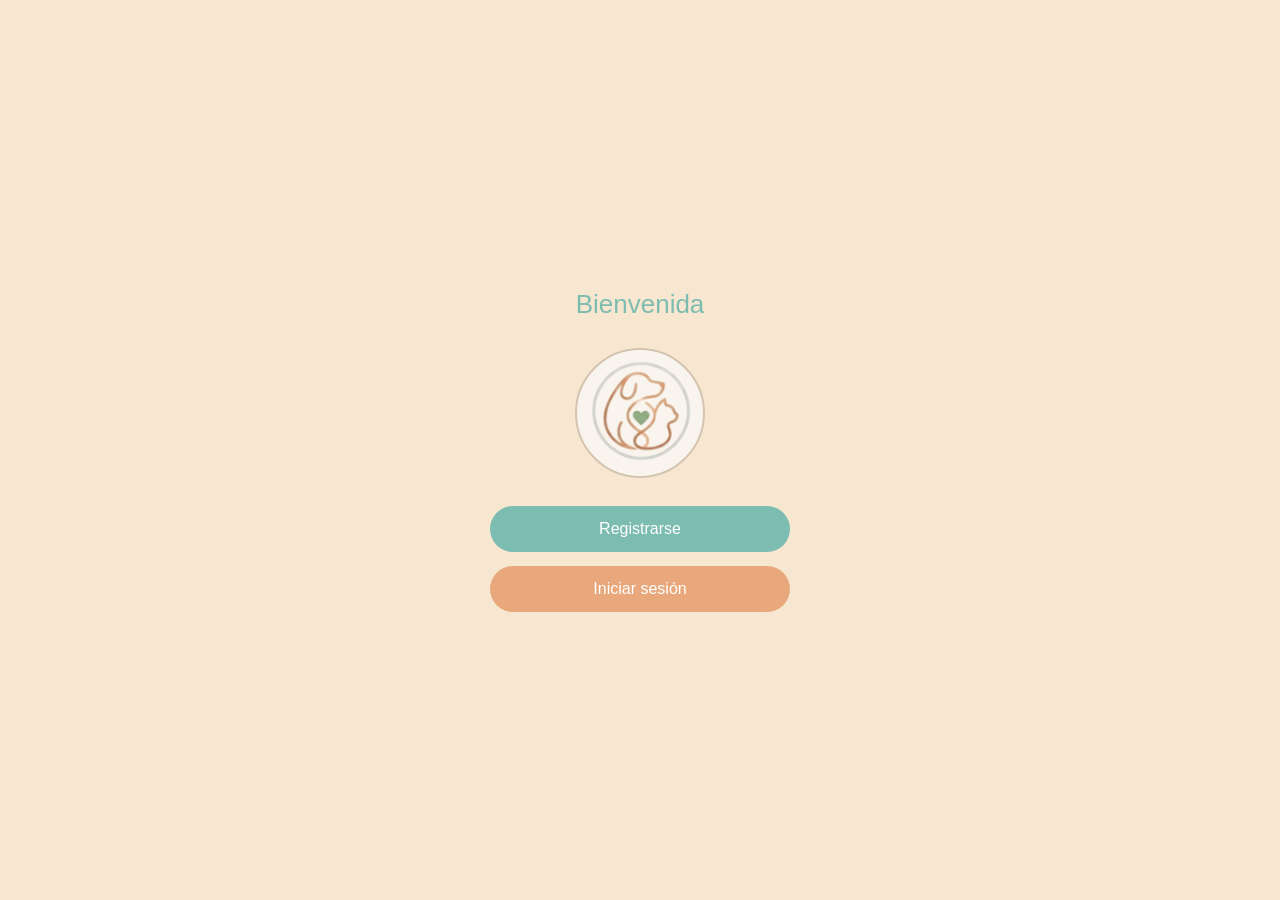
<file: index.html>
<!DOCTYPE html>
<html lang="en">
<head>
    <meta charset="UTF-8">
    <meta name="viewport" content="width=device-width, initial-scale=1.0">
    <title>Bienvenida</title>
    <link rel="stylesheet" href="estilos/estilo1.css" />
</head>
<body>
   
    
    <div class="contenedor">
      <h1 class="titulo">Bienvenida</h1>

      <div class="imagen-placeholder">
       <span><img src="imagenes/logo.png" width= "120" height="120" alt="Logo"></span>
      </div>

      <div class="botones">
       <a href="registrarse.html"><button class="btn-registrar">Registrarse</button></a>
        <a href="inicios.html"><button class="btn-sesion">Iniciar sesión</button></a>
      </div>
    </div>

  </div>
    
</body>
</html>
</file>
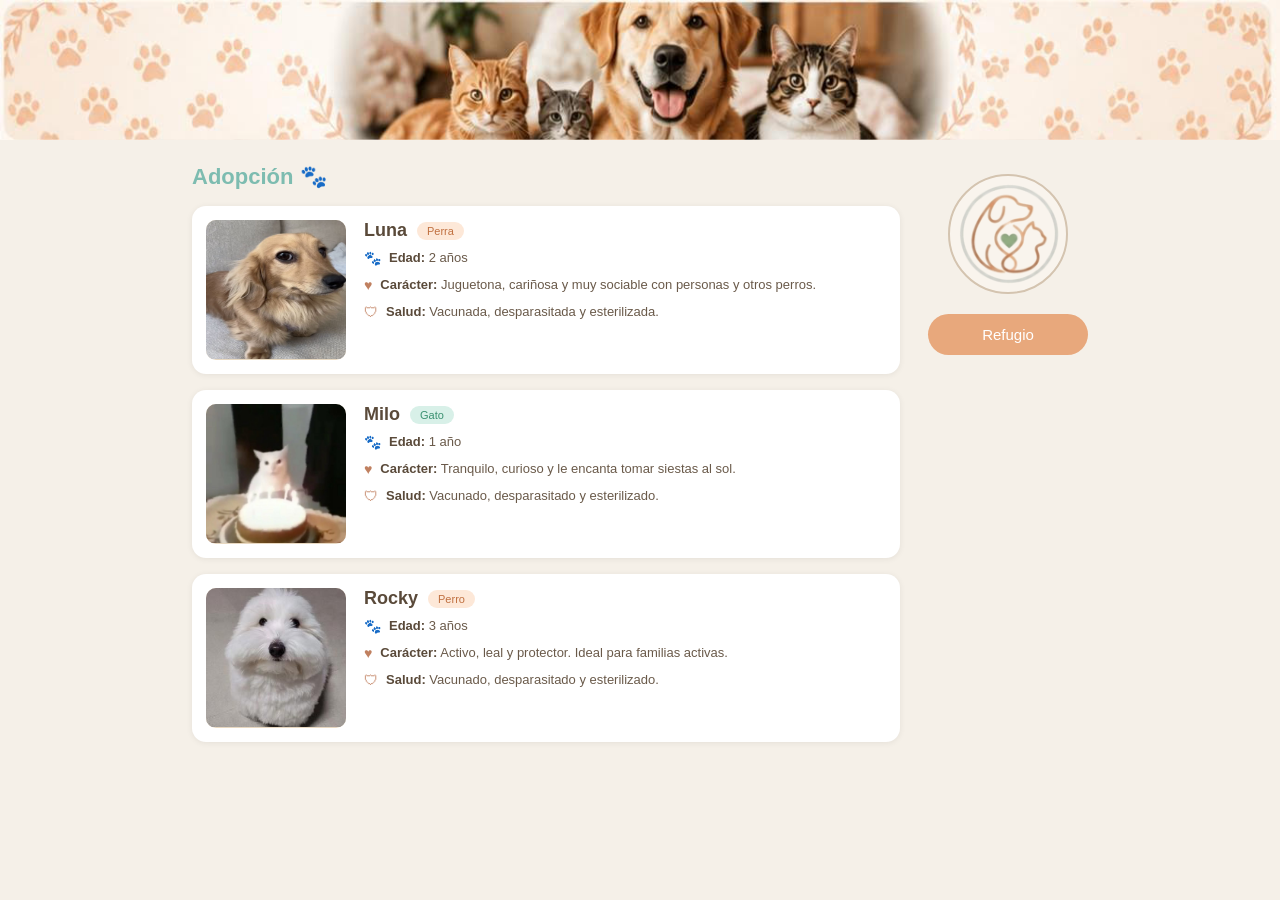
<file: adopcion.html>
<!DOCTYPE html>
<html lang="en">
<head>
    <meta charset="UTF-8">
    <meta name="viewport" content="width=device-width, initial-scale=1.0">
    <title>Adopcion</title>
    <link rel="stylesheet" href="estilos/estilo7.css" >
     <style>.nav-botones {
  display: flex;
  flex-direction: column;
  gap: 10px;
  width: 100%;
}

.btn-nav {
  width: 100%;
  padding: 12px 0;
  border: none;
  border-radius: 50px;
  background: #e8a87c;
  color: white;
  font-size: 15px;
  font-weight: 400;
  cursor: pointer;
  transition: opacity 0.2s;
}

.btn-nav:hover {
  opacity: 0.88;
}</style>
</head>
<body>
<img src="imagenes/banner.jpg" class="banner"alt="banner">

<div class="pagina">

    <!-- Columna izquierda: lista de animales -->
    <div class="columna-izquierda">
      <h1 class="titulo">Adopción 🐾</h1>

      <!-- Animal 1 -->
      <div class="tarjeta-animal">
        <div class="animal-foto"><span><img src="imagenes/peroo1.jpg" width="140" height="140"></span></div>
        <div class="animal-info">
          <div class="animal-encabezado">
            <h2 class="animal-nombre">Luna</h2>
            <span class="badge badge-perra">Perra</span>
          </div>
          <div class="animal-detalle">
            <span class="det-icono">🐾</span>
            <p><strong>Edad:</strong> 2 años</p>
          </div>
          <div class="animal-detalle">
            <span class="det-icono">♥</span>
            <p><strong>Carácter:</strong> Juguetona, cariñosa y muy sociable con personas y otros perros.</p>
          </div>
          <div class="animal-detalle">
            <span class="det-icono">🛡</span>
            <p><strong>Salud:</strong> Vacunada, desparasitada y esterilizada.</p>
          </div>
        </div>
      </div>

      <!-- Animal 2 -->
      <div class="tarjeta-animal">
        <div class="animal-foto"><span><img src="imagenes/gatocumple.jpg" width="140" height="140"></span></div>
        <div class="animal-info">
          <div class="animal-encabezado">
            <h2 class="animal-nombre">Milo</h2>
            <span class="badge badge-gato">Gato</span>
          </div>
          <div class="animal-detalle">
            <span class="det-icono">🐾</span>
            <p><strong>Edad:</strong> 1 año</p>
          </div>
          <div class="animal-detalle">
            <span class="det-icono">♥</span>
            <p><strong>Carácter:</strong> Tranquilo, curioso y le encanta tomar siestas al sol.</p>
          </div>
          <div class="animal-detalle">
            <span class="det-icono">🛡</span>
            <p><strong>Salud:</strong> Vacunado, desparasitado y esterilizado.</p>
          </div>
        </div>
      </div>

      <!-- Animal 3 -->
      <div class="tarjeta-animal">
        <div class="animal-foto"><span><img src="imagenes/perrohuevo.jpg" width="140" height="140"></span></div>
        <div class="animal-info">
          <div class="animal-encabezado">
            <h2 class="animal-nombre">Rocky</h2>
            <span class="badge badge-perro">Perro</span>
          </div>
          <div class="animal-detalle">
            <span class="det-icono">🐾</span>
            <p><strong>Edad:</strong> 3 años</p>
          </div>
          <div class="animal-detalle">
            <span class="det-icono">♥</span>
            <p><strong>Carácter:</strong> Activo, leal y protector. Ideal para familias activas.</p>
          </div>
          <div class="animal-detalle">
            <span class="det-icono">🛡</span>
            <p><strong>Salud:</strong> Vacunado, desparasitado y esterilizado.</p>
          </div>
        </div>
      </div>

    </div>

    <!-- Columna derecha -->
    <div class="columna-derecha">
      <div class="logo-circulo"><span><img src="imagenes/logo.png" width= "120" height="120" alt="Logo"></span></div>
      <div class="nav-botones">
        <a href="refugio.html"><button class="btn-nav">Refugio</button></a>
      </div>
    </div>

  </div>
</body>
</html>
</file>
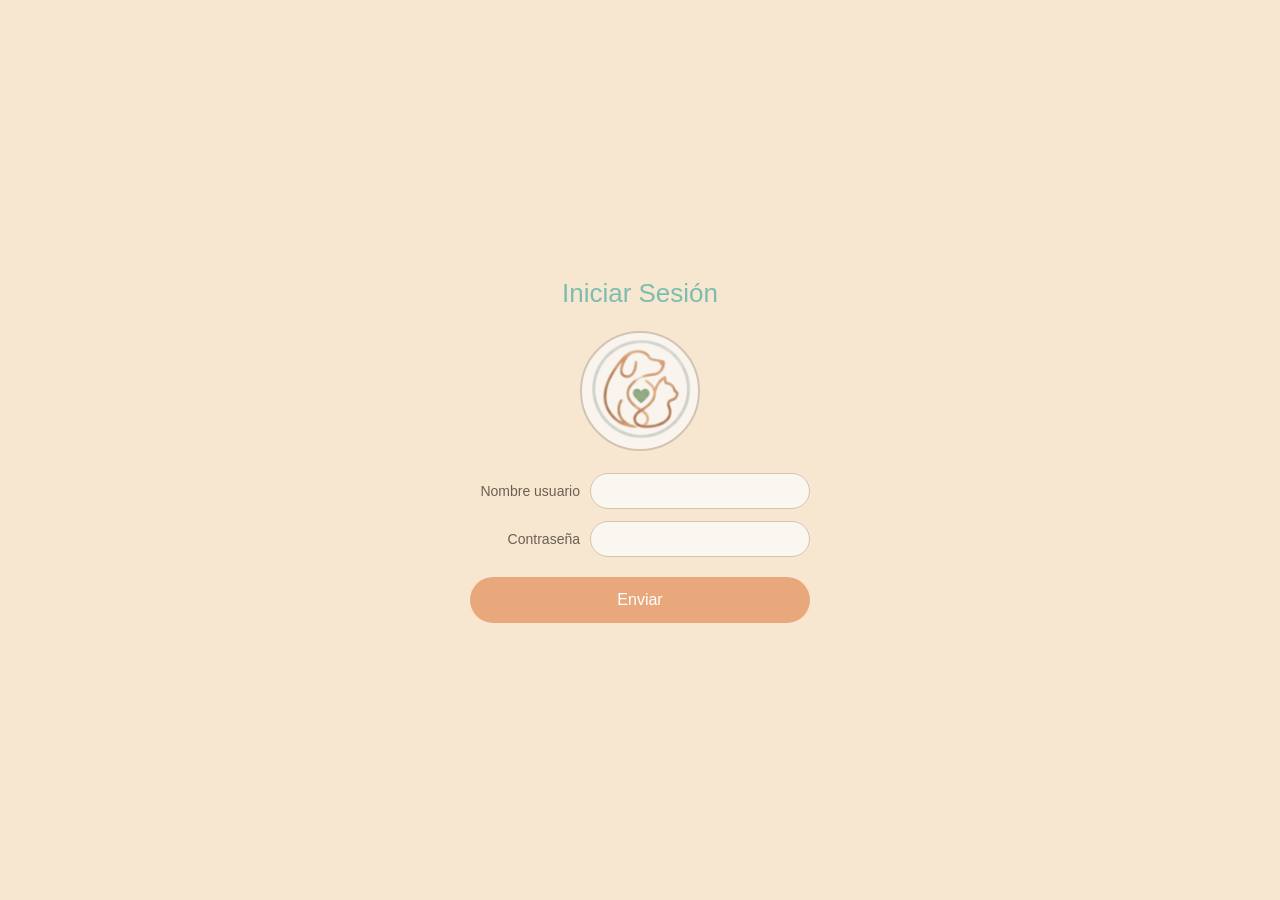
<file: inicios.html>
<!DOCTYPE html>
<html lang="en">
<head>
    <meta charset="UTF-8">
    <meta name="viewport" content="width=device-width, initial-scale=1.0">
    <title>Iniciar Sesión</title>
      <link rel="stylesheet" href="estilos/estilo2.css" />
</head>
<body>
     <div class="contenedor">
      <h1 class="titulo">Iniciar Sesión</h1>

      <div class="imagen-placeholder">
       <span><img src="imagenes/logo.png" width= "120" height="120" alt="Logo"></span>
      </div>

<form class="formulario" action="php/login.php" method="POST" autocomplete="off">

    <div class="campo">
        <label>Nombre usuario</label>
        <input type="text" name="usuario" required>
    </div>

    <div class="campo">
        <label>Contraseña</label>
        <input type="password" name="contrasena" required>
    </div>

    <button type="submit" class="btn-enviar">Enviar</button>

</form>
    </div> 

  </div>
  </body>
</html>
</file>
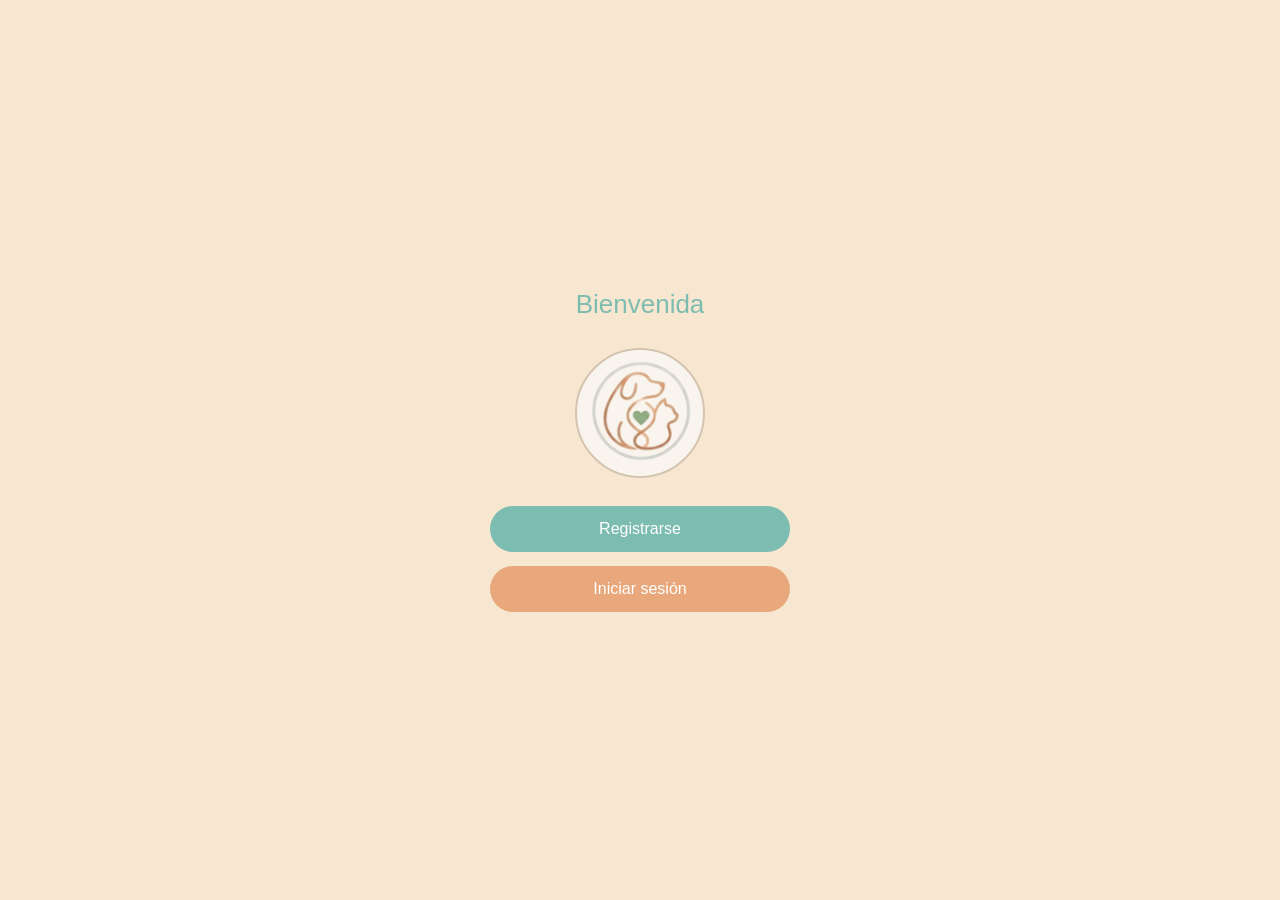
<file: principal.html>
<!DOCTYPE html>
<html lang="en">
<head>
    <meta charset="UTF-8">
    <meta name="viewport" content="width=device-width, initial-scale=1.0">
    <title>Bienvenida</title>
    <link rel="stylesheet" href="estilos/estilo1.css" />
</head>
<body>
   
    
    <div class="contenedor">
      <h1 class="titulo">Bienvenida</h1>

      <div class="imagen-placeholder">
       <span><img src="imagenes/logo.png" width= "120" height="120" alt="Logo"></span>
      </div>

      <div class="botones">
       <a href="registrarse.html"><button class="btn-registrar">Registrarse</button></a>
        <a href="inicios.html"><button class="btn-sesion">Iniciar sesión</button></a>
      </div>
    </div>

  </div>
    
</body>
</html>
</file>
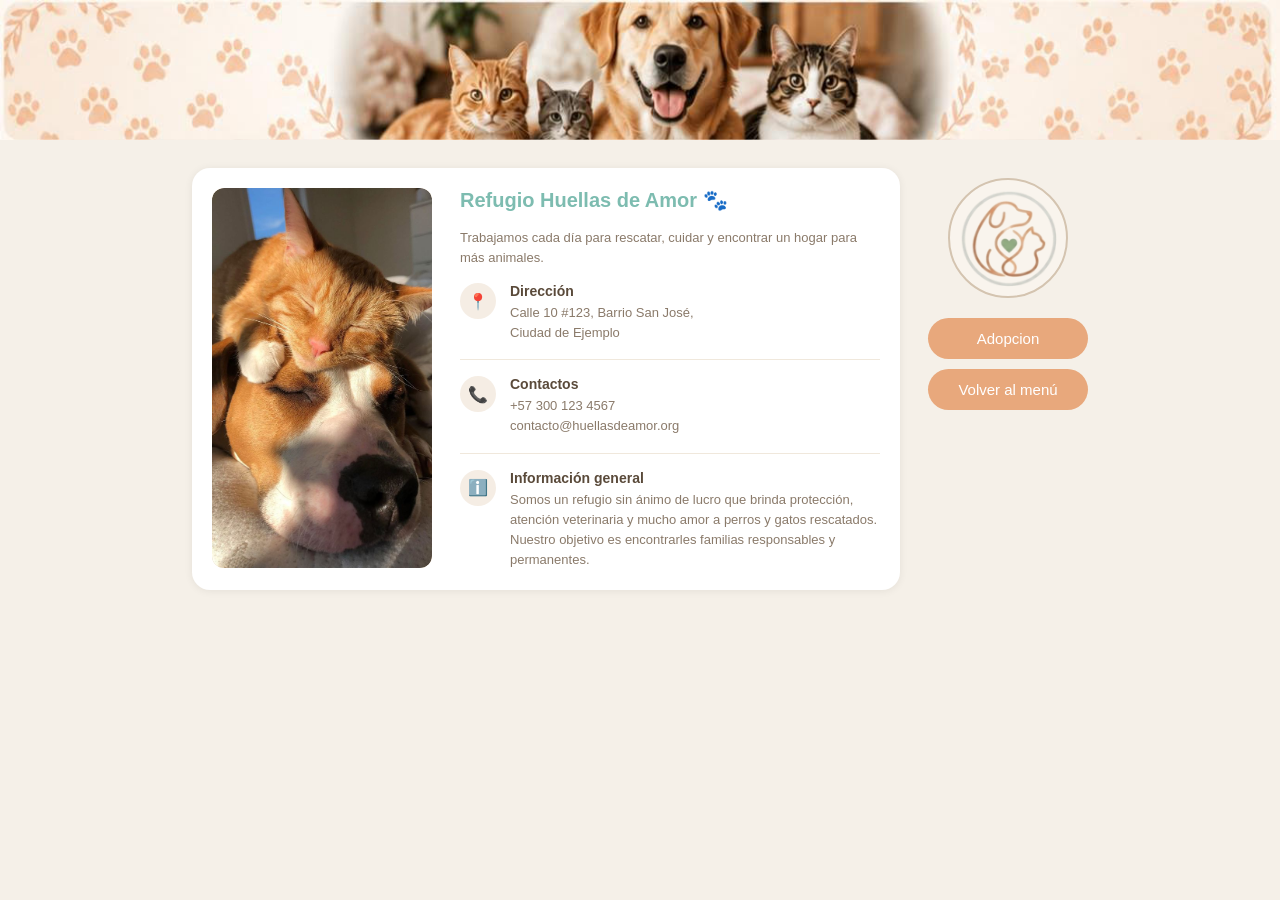
<file: refugio.html>
<!DOCTYPE html>
<html lang="en">
<head>
    <meta charset="UTF-8">
    <meta name="viewport" content="width=device-width, initial-scale=1.0">
    <title>Refugio</title>
     <link rel="stylesheet" href="estilos/estilo6.css" >
      <style>.nav-botones {
  display: flex;
  flex-direction: column;
  gap: 10px;
  width: 100%;
}

.btn-nav {
  width: 100%;
  padding: 12px 0;
  border: none;
  border-radius: 50px;
  background: #e8a87c;
  color: white;
  font-size: 15px;
  font-weight: 400;
  cursor: pointer;
  transition: opacity 0.2s;
}

.btn-nav:hover {
  opacity: 0.88;
}</style>
        
</head>
<body>
    <img src="imagenes/banner.jpg" class="banner"alt="banner">
      <div class="pagina">
    <div class="tarjeta">
      <div class="foto-refugio">
        <span><img src="imagenes/refimg.jpg" class="foto-refugio" alt="refugio" /></span>
      </div>

      <div class="info">
        <h1 class="titulo">Refugio Huellas de Amor 🐾</h1>
        <p class="descripcion">Trabajamos cada día para rescatar, cuidar y encontrar un hogar para más animales.</p>

        <!-- Dirección -->
        <div class="item">
          <div class="item-icono">📍</div>
          <div>
            <p class="item-titulo">Dirección</p>
            <p class="item-texto">Calle 10 #123, Barrio San José,<br />Ciudad de Ejemplo</p>
          </div>
        </div>

        <hr class="divisor" />

        <!-- Contactos -->
        <div class="item">
          <div class="item-icono">📞</div>
          <div>
            <p class="item-titulo">Contactos</p>
            <p class="item-texto">+57 300 123 4567<br />contacto@huellasdeamor.org</p>
          </div>
        </div>

        <hr class="divisor" />

        <!-- Información general -->
        <div class="item">
          <div class="item-icono">ℹ️</div>
          <div>
            <p class="item-titulo">Información general</p>
            <p class="item-texto">Somos un refugio sin ánimo de lucro que brinda protección, atención veterinaria y mucho amor a perros y gatos rescatados. Nuestro objetivo es encontrarles familias responsables y permanentes.</p>
          </div>
        </div>

      </div>
    </div>

<div class="columna-derecha">

    <div class="logo-circulo">
        <img src="imagenes/logo.png" width="120" height="120">
    </div>
       <div class="nav-botones">
        <a href="adopcion.html"><button class="btn-nav">Adopcion</button></a>
        <a href="menu.php"><button class="btn-nav">Volver al menú</button></a>
    </div>
     </div>
    
 
</body>
</html>
</file>
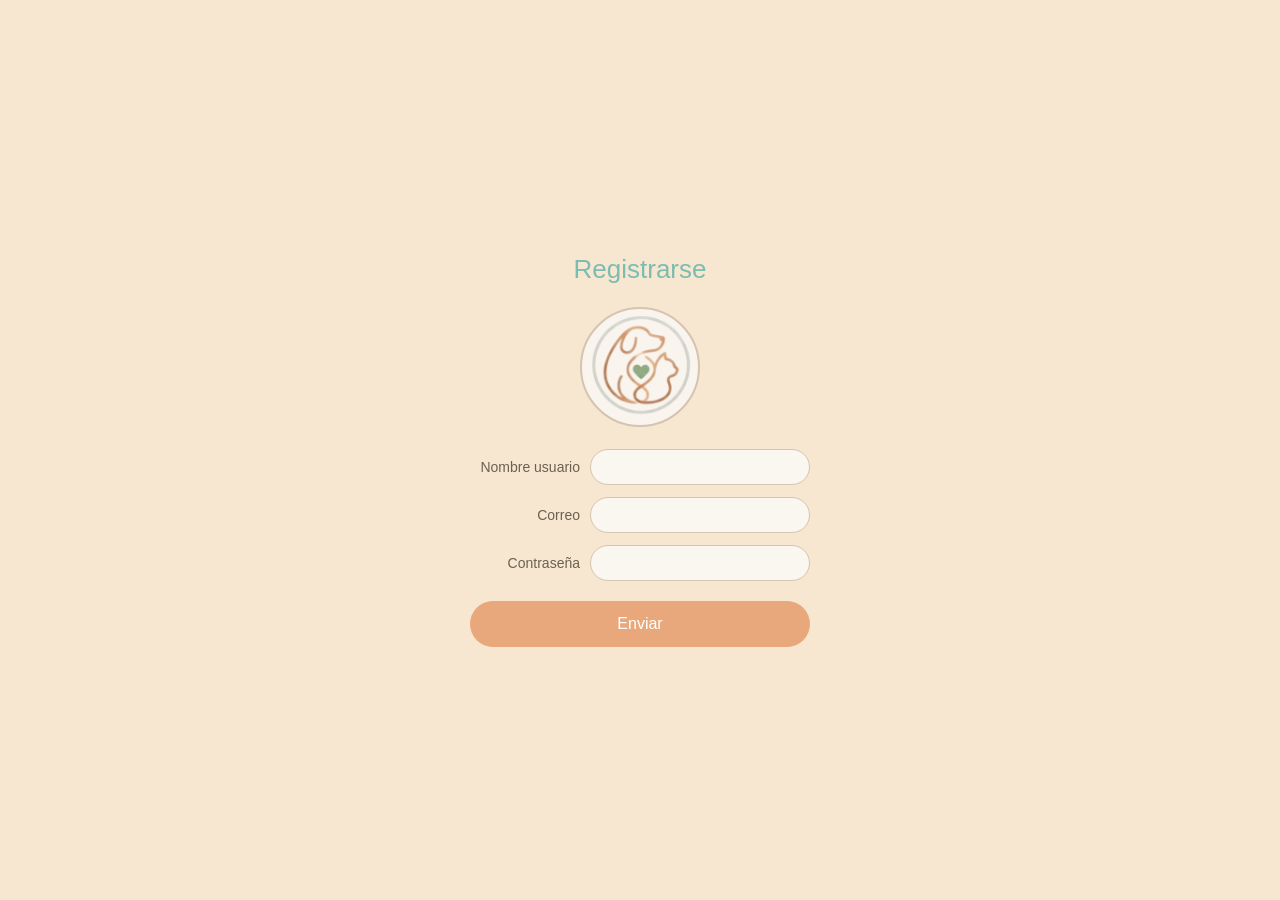
<file: registrarse.html>
<!DOCTYPE html>
<html lang="en">
<head>
    <meta charset="UTF-8">
    <meta name="viewport" content="width=device-width, initial-scale=1.0">
    <title>Registrarse</title>
      <link rel="stylesheet" href="estilos/estilo2.css" />
</head>
<body>
     <div class="contenedor">
      <h1 class="titulo">Registrarse</h1>

      <div class="imagen-placeholder">
        <span><img src="imagenes/logo.png" width= "120" height="120" alt="Logo"></span>
      </div>
<form class="formulario" action="php/registrar.php" method="POST" autocomplete="off">

    <div class="campo">
        <label>Nombre usuario</label>
        <input type="text" id="usuario" name="usuario" required>
    </div>

    <div class="campo">
        <label>Correo</label>
        <input type="email" id="correo" name="correo" required>
    </div>

    <div class="campo">
        <label>Contraseña</label>
        <input type="password" id="contrasena" name="contrasena" required>
    </div>

    <button type="submit" class="btn-enviar">Enviar</button>

</form>
    </div>

  </div>
    
</body>
</html>
</file>
<file: estilos/estilo1.css>
/* ── Inicio ── */
* {
  margin: 0;
  padding: 0;
  box-sizing: border-box;
}

body {
  font-family: sans-serif;
  min-height: 100vh;
  display: flex;
  align-items: center;
  justify-content: center;
  background: #f7e7d0;
}

/* Fondo con color crema */
.fondo {
  position: relative;
  width: 100%;
  max-width: 620px;
  min-height: 480px;
  background: #f5f0e8;
  border-radius: 20px;
  display: flex;
  align-items: center;
  justify-content: center;
  overflow: hidden;
  padding: 2rem;
}

/* Contenedor central */
.contenedor {
  display: flex;
  flex-direction: column;
  align-items: center;
  gap: 28px;
  position: relative;
  z-index: 1;
  width: 100%;
  max-width: 300px;
}

/* Título */
.titulo {
  font-size: 26px;
  font-weight: 400;
  color: #7dbcb0;
  text-align: center;
}

/* Espacio para imagen */
.imagen-placeholder {
  width: 130px;
  height: 130px;
  border-radius: 50%;
  border: 2px solid #d4c4b0;
  background: #f9f4ed;
  display: flex;
  align-items: center;
  justify-content: center;
  text-align: center;
}

.imagen-placeholder span {
  font-size: 13px;
  color: #b0a090;
  padding: 12px;
  line-height: 1.4;
}

/* Botones */
.botones {
  display: flex;
  flex-direction: column;
  gap: 14px;
  width: 100%;
}

button {
  width: 100%;
  padding: 14px 0;
  border: none;
  border-radius: 50px;
  font-size: 16px;
  font-weight: 400;
  cursor: pointer;
  color: white;
  transition: opacity 0.2s;
}

button:hover {
  opacity: 0.88;
}

.btn-registrar {
  background: #7dbcb0;
}

.btn-sesion {
  background: #e8a87c;
}
</file>
<file: estilos/estilo7.css>
/* ── Adopcion ── */

* {
  margin: 0;
  padding: 0;
  box-sizing: border-box;
}

body {
  font-family: sans-serif;
  background: #f5f0e8;
  min-height: 100vh;
}

/* ── Banner ── */
.banner {
  width: 100%;
  height: 140px;
  background: #e8d8c0;
  display: flex;
  align-items: center;
  justify-content: center;
  overflow: hidden;
}

.pagina {
  display: flex;
  gap: 28px;
  padding: 24px 32px;
  max-width: 960px;
  margin: 0 auto;
  align-items: flex-start;
}

/* ── Columna izquierda ── */
.columna-izquierda {
  flex: 1;
  display: flex;
  flex-direction: column;
  gap: 16px;
}

.titulo {
  font-size: 22px;
  font-weight: 600;
  color: #7dbcb0;
}

/* ── Tarjeta animal ── */
.tarjeta-animal {
  background: white;
  border-radius: 14px;
  box-shadow: 0 1px 6px rgba(0,0,0,0.07);
  display: flex;
  gap: 18px;
  padding: 14px;
  align-items: flex-start;
}

/* Foto del animal */
.animal-foto {
  width: 140px;
  height: 140px;
  flex-shrink: 0;
  border-radius: 10px;
  background: #e8d8c0;
  display: flex;
  align-items: center;
  justify-content: center;
  font-size: 12px;
  color: #a08060;
  overflow: hidden;
}

/* Para imagen real reemplaza el div por:
<img src="foto.jpg" class="animal-foto" alt="animal" />
y agrega al CSS: img.animal-foto { object-fit: cover; } */

/* Info del animal */
.animal-info {
  flex: 1;
  display: flex;
  flex-direction: column;
  gap: 8px;
}

.animal-encabezado {
  display: flex;
  align-items: center;
  gap: 10px;
  flex-wrap: wrap;
}

.animal-nombre {
  font-size: 18px;
  font-weight: 700;
  color: #5a4a3a;
}

/* Badges */
.badge {
  font-size: 11px;
  font-weight: 500;
  padding: 3px 10px;
  border-radius: 50px;
}

.badge-perra,
.badge-perro {
  background: #fde8d8;
  color: #c07040;
}

.badge-gato {
  background: #d8f0e8;
  color: #3a9070;
}

/* Fila de detalle */
.animal-detalle {
  display: flex;
  align-items: flex-start;
  gap: 8px;
}

.det-icono {
  font-size: 14px;
  margin-top: 1px;
  flex-shrink: 0;
  color: #c08060;
}

.animal-detalle p {
  font-size: 13px;
  color: #6a5a4a;
  line-height: 1.45;
}

.animal-detalle p strong {
  color: #5a4a3a;
}

/* ── Columna derecha ── */
.columna-derecha {
  width: 160px;
  flex-shrink: 0;
  display: flex;
  flex-direction: column;
  align-items: center;
  gap: 20px;
  position: relative;
  padding-top: 10px;
}

.logo-circulo {
  width: 120px;
  height: 120px;
  border-radius: 50%;
  border: 2px solid #d4c4b0;
  background: #f9f4ed;
  display: flex;
  align-items: center;
  justify-content: center;
  font-size: 12px;
  color: #b0a090;
}

.nav-botones {
  display: flex;
  flex-direction: column;
  gap: 10px;
  width: 100%;
}

.btn-nav {
  width: 100%;
  padding: 12px 0;
  border: none;
  border-radius: 50px;
  background: #e8a87c;
  color: white;
  font-size: 15px;
  font-weight: 400;
  cursor: pointer;
  transition: opacity 0.2s;
}

.btn-nav:hover {
  opacity: 0.88;
}
</file>
<file: estilos/estilo2.css>
/* ── Registrarse e Inicio Sesion ── */
* {
  margin: 0;
  padding: 0;
  box-sizing: border-box;
}

body {
  font-family: sans-serif;
  min-height: 100vh;
  display: flex;
  align-items: center;
  justify-content: center;
  background: #f7e7d0;
}

/* Fondo crema */
.fondo {
  position: relative;
  width: 100%;
  max-width: 620px;
  min-height: 520px;
  background: #f5f0e8;
  border-radius: 20px;
  display: flex;
  align-items: center;
  justify-content: center;
  overflow: hidden;
  padding: 2rem;
}

/* Contenedor central */
.contenedor {
  display: flex;
  flex-direction: column;
  align-items: center;
  gap: 22px;
  position: relative;
  z-index: 1;
  width: 100%;
  max-width: 340px;
}

/* Título */
.titulo {
  font-size: 26px;
  font-weight: 400;
  color: #7dbcb0;
  text-align: center;
}

/* Espacio para imagen */
.imagen-placeholder {
  width: 120px;
  height: 120px;
  border-radius: 50%;
  border: 2px solid #d4c4b0;
  background: #f9f4ed;
  display: flex;
  align-items: center;
  justify-content: center;
  text-align: center;
}

.imagen-placeholder span {
  font-size: 12px;
  color: #b0a090;
  padding: 10px;
  line-height: 1.4;
}

/* Formulario */
.formulario {
  display: flex;
  flex-direction: column;
  gap: 12px;
  width: 100%;
}

/* Fila de campo: label + input en la misma línea */
.campo {
  display: flex;
  align-items: center;
  gap: 10px;
}

.campo label {
  font-size: 14px;
  color: #6b6052;
  min-width: 110px;
  text-align: right;
}

.campo input {
  flex: 1;
  height: 36px;
  border: 1.5px solid #d4c4b0;
  border-radius: 50px;
  background: #faf6f0;
  padding: 0 14px;
  font-size: 14px;
  color: #6b6052;
  outline: none;
  transition: border-color 0.2s;
}

.campo input:focus {
  border-color: #7dbcb0;
}

/* Botón enviar */
.btn-enviar {
  margin-top: 8px;
  width: 100%;
  padding: 14px 0;
  border: none;
  border-radius: 50px;
  font-size: 16px;
  font-weight: 400;
  cursor: pointer;
  color: white;
  background: #e8a87c;
  transition: opacity 0.2s;
}

.btn-enviar:hover {
  opacity: 0.88;
}
</file>
<file: estilos/estilo6.css>
/* ── Refugio ── */
* {
  margin: 0;
  padding: 0;
  box-sizing: border-box;
}

body {
  font-family: sans-serif;
  background: #f5f0e8;
  min-height: 100vh;
}

/* ── Banner ── */
.banner {
  width: 100%;
  height: 140px;
  background: #e8d8c0;
  display: flex;
  align-items: center;
  justify-content: center;
  overflow: hidden;
}

.pagina {
  display: flex;
  gap: 28px;
  padding: 28px 32px;
  max-width: 960px;
  margin: 0 auto;
  align-items: flex-start;
}

/* ── Tarjeta central ── */
.tarjeta {
  flex: 1;
  background: white;
  border-radius: 18px;
  box-shadow: 0 1px 8px rgba(0,0,0,0.07);
  display: flex;
  gap: 28px;
  padding: 20px;
  align-items: flex-start;
}

/* Foto izquierda */
.foto-refugio {
  width: 220px;
  min-height: 380px;
  flex-shrink: 0;
  border-radius: 12px;
  background: #e8d8c0;
  display: flex;
  align-items: center;
  justify-content: center;
  font-size: 13px;
  color: #a08060;
  text-align: center;
  overflow: hidden;
}

img.foto-refugio { 
  object-fit: cover; 
}

/* Info centro */
.info {
  flex: 1;
  display: flex;
  flex-direction: column;
  gap: 16px;
}

.titulo {
  font-size: 20px;
  font-weight: 700;
  color: #7dbcb0;
}

.descripcion {
  font-size: 13px;
  color: #8a7a6a;
  line-height: 1.5;
}

/* Ítem de info (icono + texto) */
.item {
  display: flex;
  align-items: flex-start;
  gap: 14px;
}

.item-icono {
  width: 36px;
  height: 36px;
  background: #f5ede4;
  border-radius: 50%;
  display: flex;
  align-items: center;
  justify-content: center;
  font-size: 16px;
  flex-shrink: 0;
}

.item-titulo {
  font-size: 14px;
  font-weight: 600;
  color: #5a4a3a;
  margin-bottom: 4px;
}

.item-texto {
  font-size: 13px;
  color: #8a7a6a;
  line-height: 1.55;
}

/* Divisor */
.divisor {
  border: none;
  border-top: 1px solid #f0e8dc;
}

/* ── Columna derecha ── */
.columna-derecha {
  width: 160px;
  flex-shrink: 0;
  display: flex;
  flex-direction: column;
  align-items: center;
  gap: 20px;
  position: relative;
  padding-top: 10px;
}

.logo-circulo {
  width: 120px;
  height: 120px;
  border-radius: 50%;
  border: 2px solid #d4c4b0;
  background: #f9f4ed;
  display: flex;
  align-items: center;
  justify-content: center;
  font-size: 12px;
  color: #b0a090;
  overflow: hidden;
}

.logo-circulo img {
  width: 100%;
  height: 100%;
  object-fit: cover;
}

.nav-botones {
  display: flex;
  flex-direction: column;
  gap: 10px;
  width: 100%;
}

.btn-nav {
  width: 100%;
  padding: 12px 0;
  border: none;
  border-radius: 50px;
  background: #e8a87c;
  color: white;
  font-size: 15px;
  font-weight: 400;
  cursor: pointer;
  transition: opacity 0.2s;
}

.btn-nav:hover {
  opacity: 0.88;
}
</file>
